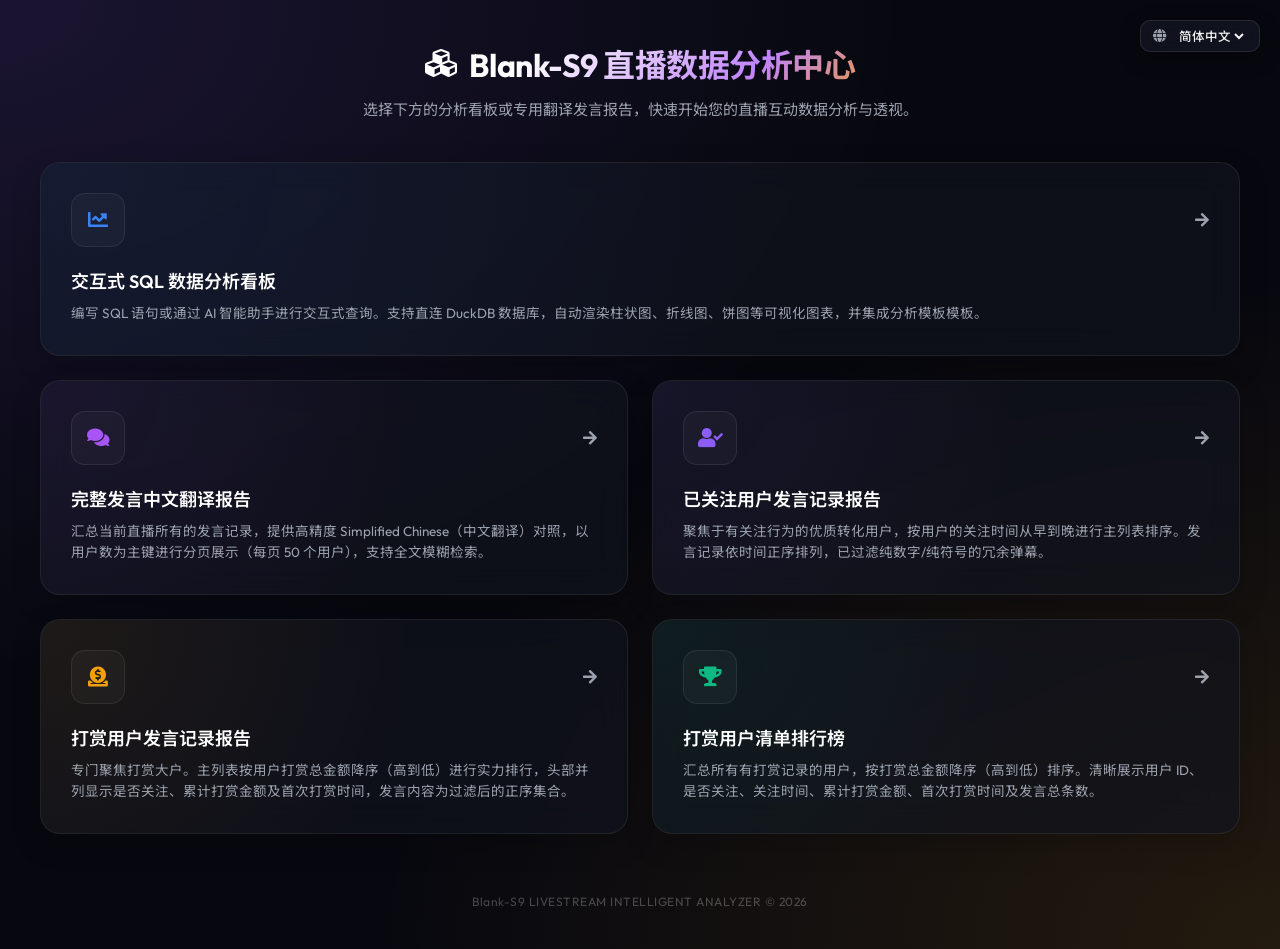
<file: publish/index.html>
<!DOCTYPE html>
<html lang="zh-CN">
<head>
    <meta charset="UTF-8">
    <meta name="viewport" content="width=device-width, initial-scale=1.0">
    <title>Blank-S9 直播数据分析中心</title>
    <!-- Google Fonts Outfit & Noto Sans SC -->
    <link rel="preconnect" href="https://fonts.googleapis.com">
    <link rel="preconnect" href="https://fonts.gstatic.com" crossorigin>
    <link href="https://fonts.googleapis.com/css2?family=Outfit:wght@300;400;500;600;700&family=Noto+Sans+SC:wght@300;400;500;700&display=swap" rel="stylesheet">
    <!-- FontAwesome icons -->
    <link rel="stylesheet" href="https://cdnjs.cloudflare.com/ajax/libs/font-awesome/5.15.4/css/all.min.css">
    <style>
        :root {
            --bg-dark: #07080f;
            --panel-bg: rgba(18, 20, 32, 0.65);
            --border-color: rgba(255, 255, 255, 0.08);
            --text-main: #f3f4f6;
            --text-muted: #9ca3af;
            --glow-color: rgba(139, 92, 246, 0.15);
        }
        * { margin: 0; padding: 0; box-sizing: border-box; }
        body {
            background-color: var(--bg-dark);
            color: var(--text-main);
            font-family: 'Outfit', 'Noto Sans SC', sans-serif;
            min-height: 100vh;
            display: flex;
            justify-content: center;
            align-items: center;
            padding: 40px 20px;
            background-image: radial-gradient(at 0% 0%, rgba(139, 92, 246, 0.15) 0px, transparent 50%),
                              radial-gradient(at 100% 100%, rgba(245, 158, 11, 0.12) 0px, transparent 50%);
            overflow-x: hidden;
        }
        .portal-wrapper {
            width: 100%;
            max-width: 1200px;
            display: flex;
            flex-direction: column;
            gap: 40px;
            align-items: center;
        }
        header {
            text-align: center;
            max-width: 700px;
            display: flex;
            flex-direction: column;
            gap: 12px;
        }
        header h1 {
            font-size: 32px;
            font-weight: 700;
            letter-spacing: -0.5px;
            background: linear-gradient(135deg, #fff 30%, #c084fc 70%, #f59e0b 100%);
            -webkit-background-clip: text;
            -webkit-text-fill-color: transparent;
            display: flex;
            align-items: center;
            justify-content: center;
            gap: 12px;
        }
        header p {
            font-size: 15px;
            color: var(--text-muted);
            line-height: 1.6;
        }
        .portal-grid {
            display: grid;
            grid-template-columns: repeat(2, 1fr);
            gap: 24px;
            width: 100%;
        }
        @media (max-width: 800px) {
            .portal-grid {
                grid-template-columns: 1fr;
            }
        }
        .portal-card {
            background: var(--panel-bg);
            border: 1px solid var(--border-color);
            border-radius: 20px;
            padding: 30px;
            backdrop-filter: blur(16px);
            display: flex;
            flex-direction: column;
            gap: 20px;
            text-decoration: none;
            color: inherit;
            transition: all 0.3s cubic-bezier(0.4, 0, 0.2, 1);
            position: relative;
            overflow: hidden;
            box-shadow: 0 10px 30px rgba(0, 0, 0, 0.2);
        }
        /* Color themes for cards */
        .portal-card.card-blue { --theme-color: #3b82f6; --theme-glow: rgba(59, 130, 246, 0.15); }
        .portal-card.card-purple { --theme-color: #a855f7; --theme-glow: rgba(168, 85, 247, 0.15); }
        .portal-card.card-violet { --theme-color: #8b5cf6; --theme-glow: rgba(139, 92, 246, 0.15); }
        .portal-card.card-amber { --theme-color: #f59e0b; --theme-glow: rgba(245, 158, 11, 0.15); }
        .portal-card.card-green { --theme-color: #10b981; --theme-glow: rgba(16, 185, 129, 0.15); }
        
        .portal-card.card-wide {
            grid-column: span 2;
        }
        @media (max-width: 800px) {
            .portal-card.card-wide {
                grid-column: span 1;
            }
        }
        
        .portal-card::before {
            content: '';
            position: absolute;
            top: 0; left: 0; right: 0; bottom: 0;
            background: radial-gradient(circle at 0% 0%, var(--theme-glow) 0%, transparent 60%);
            opacity: 0.5;
            transition: opacity 0.3s ease;
        }
        .portal-card:hover {
            transform: translateY(-5px);
            border-color: rgba(255, 255, 255, 0.15);
            box-shadow: 0 15px 40px var(--theme-glow), 0 0 2px var(--theme-color);
        }
        .portal-card:hover::before {
            opacity: 1;
        }
        .card-header {
            display: flex;
            align-items: center;
            justify-content: space-between;
            position: relative;
            z-index: 2;
        }
        .icon-box {
            width: 54px;
            height: 54px;
            background: rgba(255, 255, 255, 0.03);
            border: 1px solid var(--border-color);
            border-radius: 14px;
            display: flex;
            justify-content: center;
            align-items: center;
            font-size: 20px;
            color: var(--theme-color);
            transition: all 0.3s ease;
        }
        .portal-card:hover .icon-box {
            background: var(--theme-color);
            color: #000;
            box-shadow: 0 0 15px var(--theme-glow);
            transform: scale(1.05) rotate(5deg);
        }
        .arrow {
            font-size: 16px;
            color: var(--text-muted);
            transition: all 0.3s ease;
        }
        .portal-card:hover .arrow {
            color: var(--theme-color);
            transform: translateX(5px);
        }
        .card-body {
            display: flex;
            flex-direction: column;
            gap: 10px;
            position: relative;
            z-index: 2;
        }
        .card-body h2 {
            font-size: 18px;
            font-weight: 600;
            color: #fff;
            display: flex;
            align-items: center;
            gap: 8px;
        }
        .card-body p {
            font-size: 13.5px;
            color: var(--text-muted);
            line-height: 1.6;
        }
        footer {
            font-size: 12px;
            color: rgba(255, 255, 255, 0.25);
            text-align: center;
            margin-top: 20px;
            letter-spacing: 0.5px;
        }

        /* Language Switcher Styling */
        .lang-selector-container {
            position: fixed;
            top: 20px;
            right: 20px;
            z-index: 9999;
            background: rgba(18, 20, 32, 0.85);
            border: 1px solid rgba(255, 255, 255, 0.1);
            border-radius: 10px;
            padding: 6px 12px;
            backdrop-filter: blur(12px);
            display: flex;
            align-items: center;
            gap: 8px;
            box-shadow: 0 6px 20px rgba(0, 0, 0, 0.35);
        }
        .lang-selector-container i {
            color: var(--text-muted);
            font-size: 14px;
        }
        .lang-selector-container select {
            background: transparent;
            border: none;
            color: var(--text-main);
            font-size: 12.5px;
            font-weight: 500;
            outline: none;
            cursor: pointer;
            font-family: inherit;
        }
        .lang-selector-container select option {
            background: #121420;
            color: var(--text-main);
        }
    </style>
</head>
<body>
    <!-- Float Language Selector -->
    <div class="lang-selector-container">
        <i class="fas fa-globe"></i>
        <select id="lang-select">
            <option value="zh">简体中文</option>
            <option value="ko">한국어</option>
        </select>
    </div>

    <div class="portal-wrapper">
        <header>
            <h1 data-i18n="title"><i class="fas fa-cubes"></i> Blank-S9 直播数据分析中心</h1>
            <p data-i18n="subtitle">选择下方的分析看板或专用翻译发言报告，快速开始您的直播互动数据分析与透视。</p>
        </header>

        <div class="portal-grid">
            <!-- 1. Interactive SQL Dashboard -->
            <a href="dashboard.html" class="portal-card card-blue card-wide">
                <div class="card-header">
                    <div class="icon-box"><i class="fas fa-chart-line"></i></div>
                    <div class="arrow"><i class="fas fa-arrow-right"></i></div>
                </div>
                <div class="card-body">
                    <h2 data-i18n="card_dash_title">交互式 SQL 数据分析看板</h2>
                    <p data-i18n="card_dash_desc">编写 SQL 语句或通过 AI 智能助手进行交互式查询。支持直连 DuckDB 数据库，自动渲染柱状图、折线图、饼图等可视化图表，并集成分析模板模板。</p>
                </div>
            </a>

            <!-- 2. All Comments Report -->
            <a href="comments_report.html" class="portal-card card-purple">
                <div class="card-header">
                    <div class="icon-box"><i class="fas fa-comments"></i></div>
                    <div class="arrow"><i class="fas fa-arrow-right"></i></div>
                </div>
                <div class="card-body">
                    <h2 data-i18n="card_all_title">完整发言中文翻译报告</h2>
                    <p data-i18n="card_all_desc">汇总当前直播所有的发言记录，提供高精度 Simplified Chinese（中文翻译）对照，以用户数为主键进行分页展示（每页 50 个用户），支持全文模糊检索。</p>
                </div>
            </a>

            <!-- 3. Follower Comments Report -->
            <a href="follower_comments_report.html" class="portal-card card-violet">
                <div class="card-header">
                    <div class="icon-box"><i class="fas fa-user-check"></i></div>
                    <div class="arrow"><i class="fas fa-arrow-right"></i></div>
                </div>
                <div class="card-body">
                    <h2 data-i18n="card_follow_title">已关注用户发言记录报告</h2>
                    <p data-i18n="card_follow_desc">聚焦于有关注行为的优质转化用户，按用户的关注时间从早到晚进行主列表排序。发言记录依时间正序排列，已过滤纯数字/纯符号的冗余弹幕。</p>
                </div>
            </a>

            <!-- 4. Spender Comments Report -->
            <a href="spender_comments_report.html" class="portal-card card-amber">
                <div class="card-header">
                    <div class="icon-box"><i class="fas fa-donate"></i></div>
                    <div class="arrow"><i class="fas fa-arrow-right"></i></div>
                </div>
                <div class="card-body">
                    <h2 data-i18n="card_spend_title">打赏用户发言记录报告</h2>
                    <p data-i18n="card_spend_desc">专门聚焦打赏大户。主列表按用户打赏总金额降序（高到低）进行实力排行，头部并列显示是否关注、累计打赏金额及首次打赏时间，发言内容为过滤后的正序集合。</p>
                </div>
            </a>

            <!-- 5. Spender List -->
            <a href="spender_list.html" class="portal-card card-green">
                <div class="card-header">
                    <div class="icon-box"><i class="fas fa-trophy"></i></div>
                    <div class="arrow"><i class="fas fa-arrow-right"></i></div>
                </div>
                <div class="card-body">
                    <h2 data-i18n="card_list_title">打赏用户清单排行榜</h2>
                    <p data-i18n="card_list_desc">汇总所有有打赏记录的用户，按打赏总金额降序（高到低）排序。清晰展示用户 ID、是否关注、关注时间、累计打赏金额、首次打赏时间及发言总条数。</p>
                </div>
            </a>
        </div>

        <footer>
            <p data-i18n="footer">Blank-S9 LIVESTREAM INTELLIGENT ANALYZER &copy; 2026</p>
        </footer>
    </div>

    <!-- Localization Script -->
    <script>
        const i18n = {
            zh: {
                title: '<i class="fas fa-cubes"></i> Blank-S9 直播数据分析中心',
                subtitle: '选择下方的分析看板或专用翻译发言报告，快速开始您的直播互动数据分析与透视。',
                card_dash_title: '交互式 SQL 数据分析看板',
                card_dash_desc: '编写 SQL 语句或通过 AI 智能助手进行交互式查询。支持直连 DuckDB 数据库，自动渲染柱状图、折线图、饼图等可视化图表，并集成分析模板模板。',
                card_all_title: '完整发言中文翻译报告',
                card_all_desc: '汇总当前直播所有的发言记录，提供高精度 Simplified Chinese（中文翻译）对照，以用户数为主键进行分页展示（每页 50 个用户），支持全文模糊检索。',
                card_follow_title: '已关注用户发言记录报告',
                card_follow_desc: '聚焦于有关注行为的优质转化用户，按用户的关注时间从早到晚进行主列表排序。发言记录依时间正序排列，已过滤纯数字/纯符号的冗余弹幕。',
                card_spend_title: '打赏用户发言记录报告',
                card_spend_desc: '专门聚焦打赏大户。主列表按用户打赏总金额降序（高到低）进行实力排行，头部并列显示是否关注、累计打赏金额及首次打赏时间，发言内容为过滤后的正序集合。',
                card_list_title: '打赏用户清单排行榜',
                card_list_desc: '汇总所有有打赏记录的用户，按打赏总金额降序（高到低）排序。清晰展示用户 ID、是否关注、关注时间、累计打赏金额、首次打赏时间及发言总条数。',
                footer: 'Blank-S9 LIVESTREAM INTELLIGENT ANALYZER &copy; 2026'
            },
            ko: {
                title: '<i class="fas fa-cubes"></i> Blank-S9 라이브스트림 데이터 분석 센터',
                subtitle: '아래의 분석 대시보드 또는 전용 번역 발언 보고서를 선택하여 라이브스트림 상호작용 데이터 분석 및 인사이트를 빠르게 시작하세요.',
                card_dash_title: '대화형 SQL 데이터 분석 대시보드',
                card_dash_desc: 'SQL 쿼리를 작성하거나 AI 스마트 어시스턴트를 통해 대화형 조회를 수행합니다. DuckDB 데이터베이스에 직접 연결하며, 막대형, 꺾은선형, 원형 등 시각화 차트를 자동 렌더링하고 분석 템플릿을 통합합니다.',
                card_all_title: '전체 발언 중국어 번역 보고서',
                card_all_desc: '현재 라이브 스트림의 모든 발언 기록을 요약하고 고정밀 간체 중국어 번역 대조를 제공하며, 사용자 수를 기본 키로 페이지를 나누어 표시(페이지당 50명)하고 전체 텍스트 모호 검색을 지원합니다.',
                card_follow_title: '팔로우 사용자 발언 기록 보고서',
                card_follow_desc: '팔로우 행동을 취한 우수 전환 사용자에 초점을 맞추어 사용자의 팔로우 시간순(이른 순에서 늦은 순)으로 메인 목록을 정렬합니다. 발언 기록은 시간 순서대로 정렬되며, 순수 숫자/순수 기호의 중복 탄막은 필터링됩니다.',
                card_spend_title: '후원 사용자 발언 기록 보고서',
                card_spend_desc: '후원 우수 사용자에 특별히 초점을 맞춥니다. 메인 목록은 사용자의 총 후원 금액 내림차순(높은 순에서 낮은 순)으로 정렬되며, 헤더에는 팔로우 여부, 누적 후원 금액 및 최초 후원 시간이 병렬로 표시되고 발언 내용은 필터링된 시간 순서 집합입니다.',
                card_list_title: '후원 사용자 목록 랭킹',
                card_list_desc: '후원 기록이 있는 모든 사용자를 요약하고 총 후원 금액 내림차순(높은 순에서 낮은 순)으로 정렬합니다. 사용자 ID, 팔로우 여부, 팔로우 시간, 누적 후원 금액, 최초 후원 시간 및 총 발언 수를 명확하게 표시합니다.',
                footer: 'Blank-S9 라이브스트림 지능형 분석기 &copy; 2026'
            }
        };

        function updateLanguage(lang) {
            document.querySelectorAll('[data-i18n]').forEach(el => {
                const key = el.getAttribute('data-i18n');
                if (i18n[lang] && i18n[lang][key]) {
                    el.innerHTML = i18n[lang][key];
                }
            });
            document.title = lang === 'zh' ? 'Blank-S9 直播数据分析中心' : 'Blank-S9 라이브스트림 데이터 분석 센터';
            localStorage.setItem('pref_lang', lang);
        }

        const savedLang = localStorage.getItem('pref_lang') || 'zh';
        const langSelect = document.getElementById('lang-select');
        langSelect.value = savedLang;
        updateLanguage(savedLang);

        langSelect.addEventListener('change', (e) => {
            updateLanguage(e.target.value);
            // Broadcast change to other tabs if open
            window.dispatchEvent(new Event('storage'));
        });

        // Listen for language change in other tabs
        window.addEventListener('storage', () => {
            const currentLang = localStorage.getItem('pref_lang') || 'zh';
            if (langSelect.value !== currentLang) {
                langSelect.value = currentLang;
                updateLanguage(currentLang);
            }
        });
    </script>
</body>
</html>
</file>
